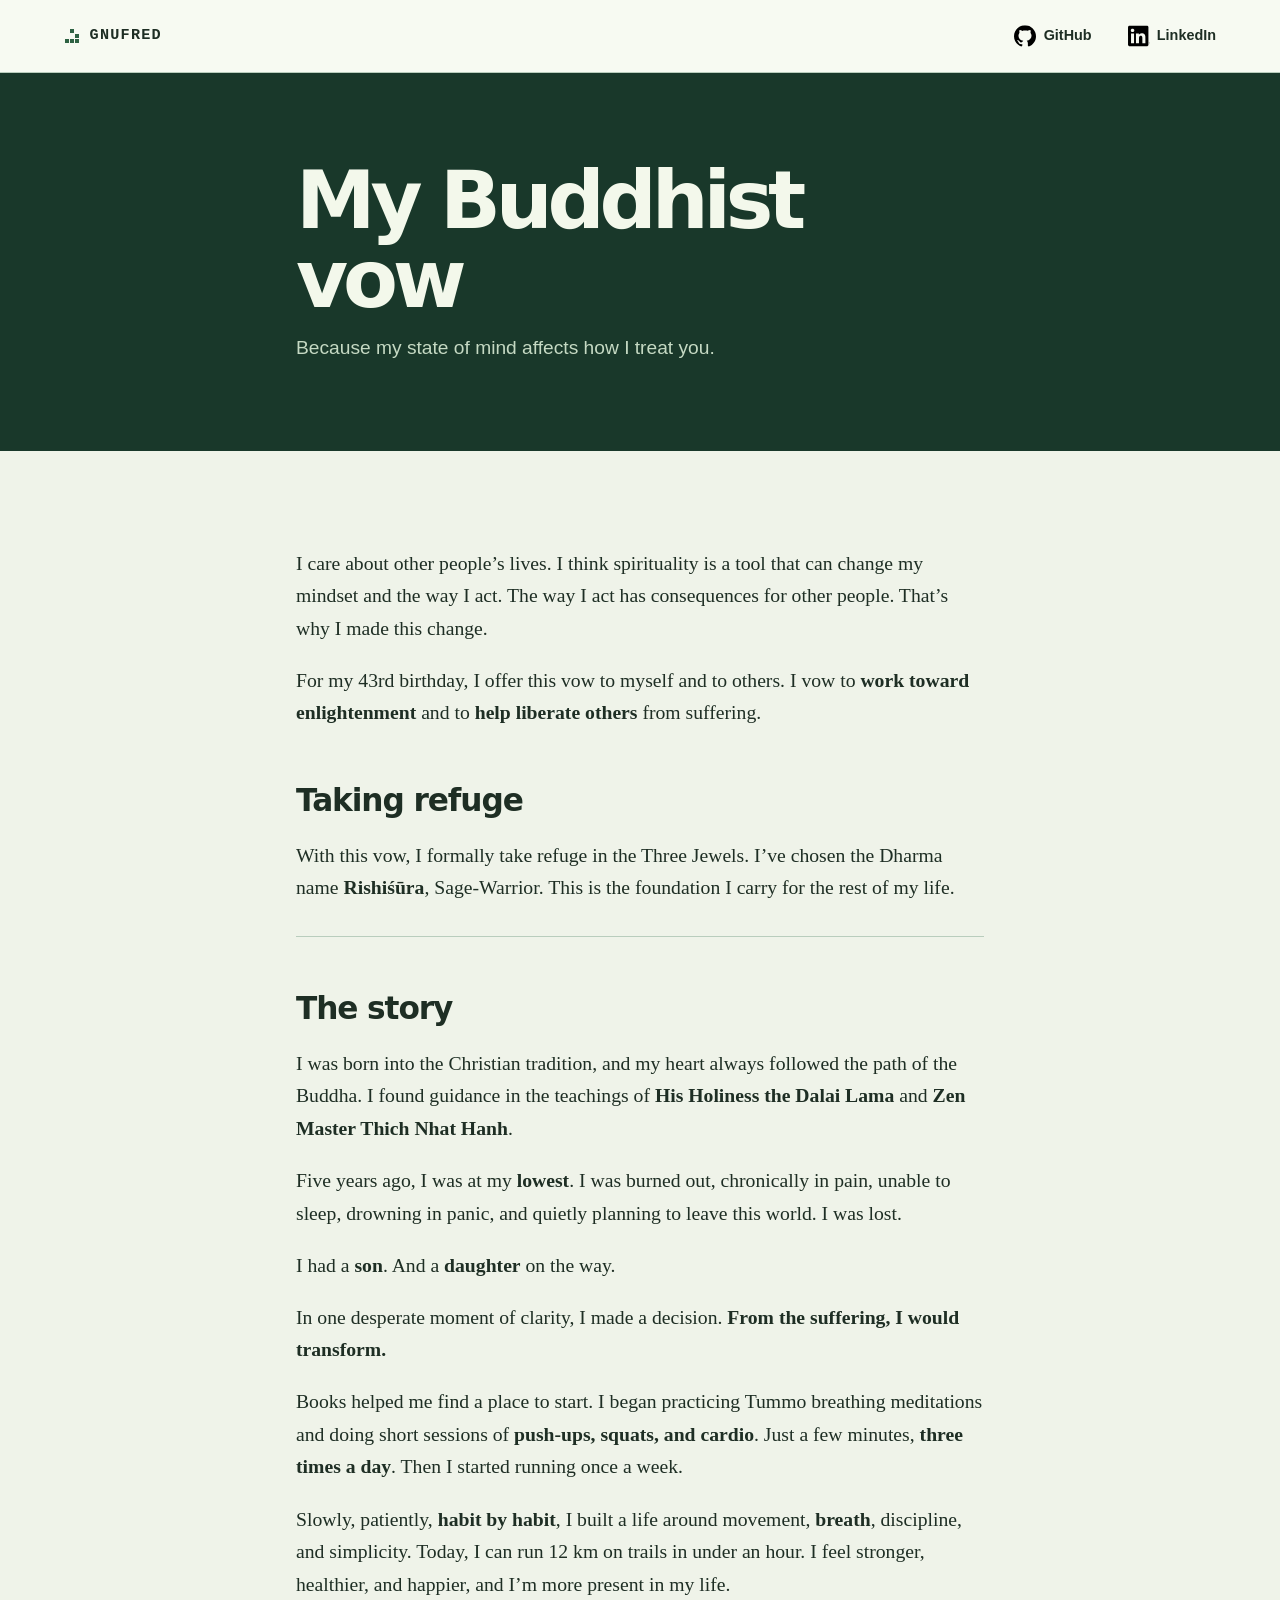
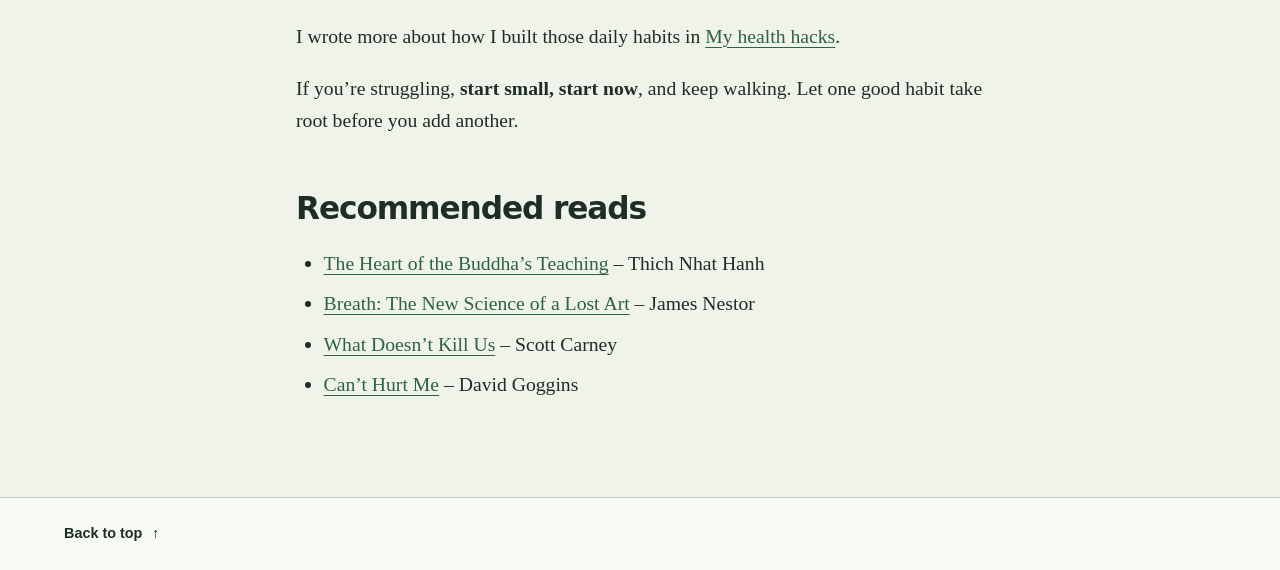
<file: docs/buddhist-vow.html>
<!doctype html>
<html lang="en">
<head>
  <meta charset="utf-8">
  <meta name="viewport" content="width=device-width, initial-scale=1">
  <meta name="description" content="Because my state of mind affects how I treat you.">
  <meta name="theme-color" content="#f7faf2" media="(prefers-color-scheme: light)">
  <meta name="theme-color" content="#1b2921" media="(prefers-color-scheme: dark)">
  <title>My Buddhist vow · GNUFRED</title>
  <link rel="icon" type="image/png" href="favicon.png">
  <link rel="stylesheet" href="styles.css">
</head>
<body id="top">
  <a class="skip" href="#article">Skip to article</a>

  <header class="site-header">
    <div class="wrap site-bar">
      <a class="wordmark" href="index.html" aria-label="GNUFRED portfolio">GNUFRED</a>
      <nav class="site-links" aria-label="Profile links">
        <a href="https://github.com/gnufred">
          <img src="logos/github.svg" alt="" width="22" height="22">
          GitHub
        </a>
        <a href="https://www.linkedin.com/in/gnufred/">
          <img src="logos/linkedin.svg" alt="" width="22" height="22">
          LinkedIn
        </a>
      </nav>
    </div>
  </header>

  <main id="article" tabindex="-1">
    <article aria-labelledby="article-title">
      <header class="article-header forest-band">
        <div class="wrap article-column">
          <h1 id="article-title">My Buddhist vow</h1>
          <p>Because my state of mind affects how I treat you.</p>
        </div>
      </header>

      <div class="wrap article-column prose">
        <p>
          I care about other people’s lives. I think spirituality is a tool that can change my mindset and
          the way I act. The way I act has consequences for other people. That’s why I made this change.
        </p>
        <p>
          For my 43rd birthday, I offer this vow to myself and to others. I vow to <strong>work toward
          enlightenment</strong> and to <strong>help liberate others</strong> from suffering.
        </p>

        <h2 id="taking-refuge">Taking refuge</h2>
        <p>
          With this vow, I formally take refuge in the Three Jewels. I’ve chosen the Dharma name
          <strong>Rishiśūra</strong>, Sage-Warrior. This is the foundation I carry for the rest of my life.
        </p>

        <hr>

        <h2 id="the-story">The story</h2>
        <p>
          I was born into the Christian tradition, and my heart always followed the path of the Buddha. I
          found guidance in the teachings of <strong>His Holiness the Dalai Lama</strong> and <strong>Zen
          Master Thich Nhat Hanh</strong>.
        </p>
        <p>
          Five years ago, I was at my <strong>lowest</strong>. I was burned out, chronically in pain, unable
          to sleep, drowning in panic, and quietly planning to leave this world. I was lost.
        </p>
        <p>I had a <strong>son</strong>. And a <strong>daughter</strong> on the way.</p>
        <p>
          In one desperate moment of clarity, I made a decision. <strong>From the suffering, I would
          transform.</strong>
        </p>
        <p>
          Books helped me find a place to start. I began practicing Tummo breathing meditations and doing
          short sessions of <strong>push-ups, squats, and cardio</strong>. Just a few minutes, <strong>three
          times a day</strong>. Then I started running once a week.
        </p>
        <p>
          Slowly, patiently, <strong>habit by habit</strong>, I built a life around movement,
          <strong>breath</strong>, discipline, and simplicity. Today, I can run 12 km on trails in under an
          hour. I feel stronger, healthier, and happier, and I’m more present in my life.
        </p>
        <p>I wrote more about how I built those daily habits in <a href="health-hacks.html">My health hacks</a>.</p>
        <p>
          If you’re struggling, <strong>start small, start now</strong>, and keep walking. Let one good
          habit take root before you add another.
        </p>

        <h2 id="recommended-reads">Recommended reads</h2>
        <ul>
          <li>
            <a href="https://plumvillage.org/books/the-heart-of-the-buddhas-teaching">The Heart of the
            Buddha’s Teaching</a> – Thich Nhat Hanh
          </li>
          <li><a href="https://www.mrjamesnestor.com/">Breath: The New Science of a Lost Art</a> – James Nestor</li>
          <li><a href="https://www.scottcarney.com/what-doesnt-kill-us">What Doesn’t Kill Us</a> – Scott Carney</li>
          <li>
            <a href="https://www.fnac.com/livre-numerique/a14618738/David-Goggins-Can-t-Hurt-Me">Can’t Hurt
            Me</a> – David Goggins
          </li>
        </ul>
      </div>
    </article>
  </main>

  <footer class="site-footer">
    <nav class="wrap site-bar" aria-label="Footer navigation">
      <a href="#top">Back to top&nbsp;<span aria-hidden="true">↑</span></a>
    </nav>
  </footer>
</body>
</html>
</file>
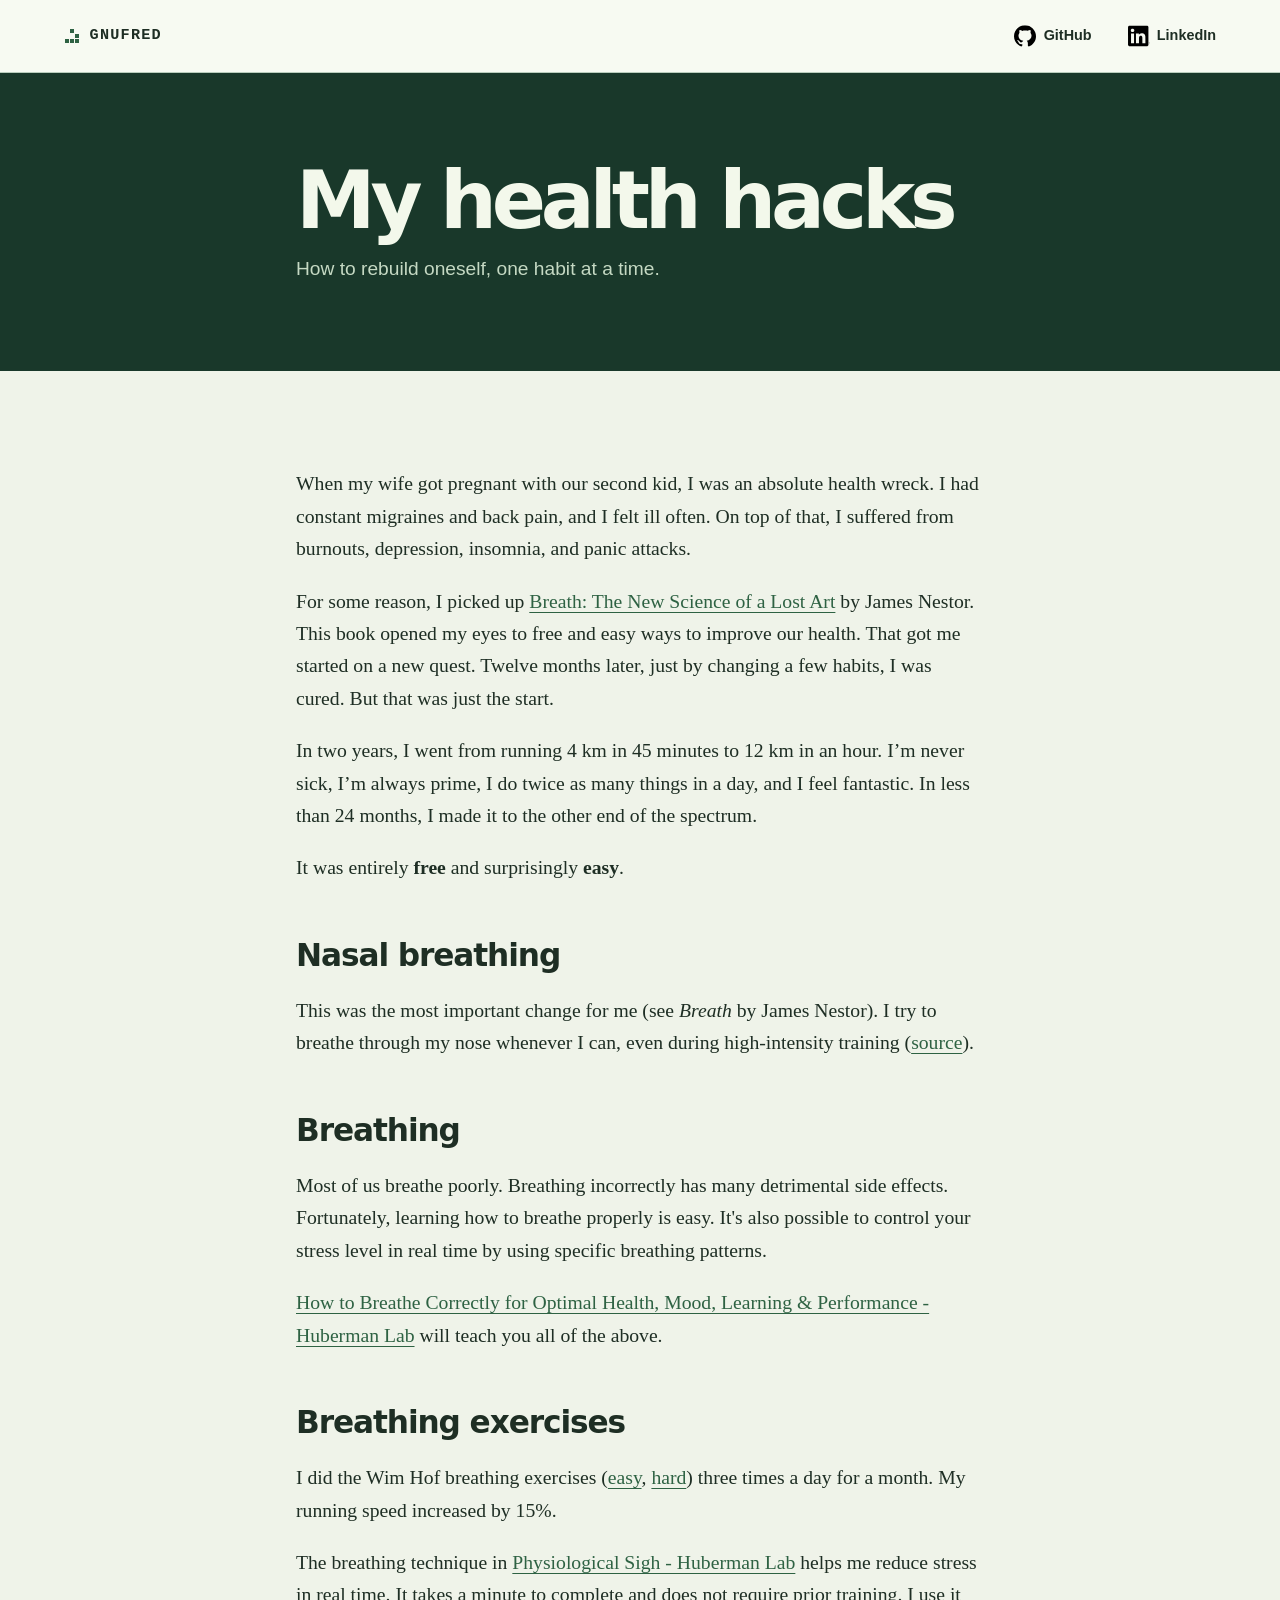
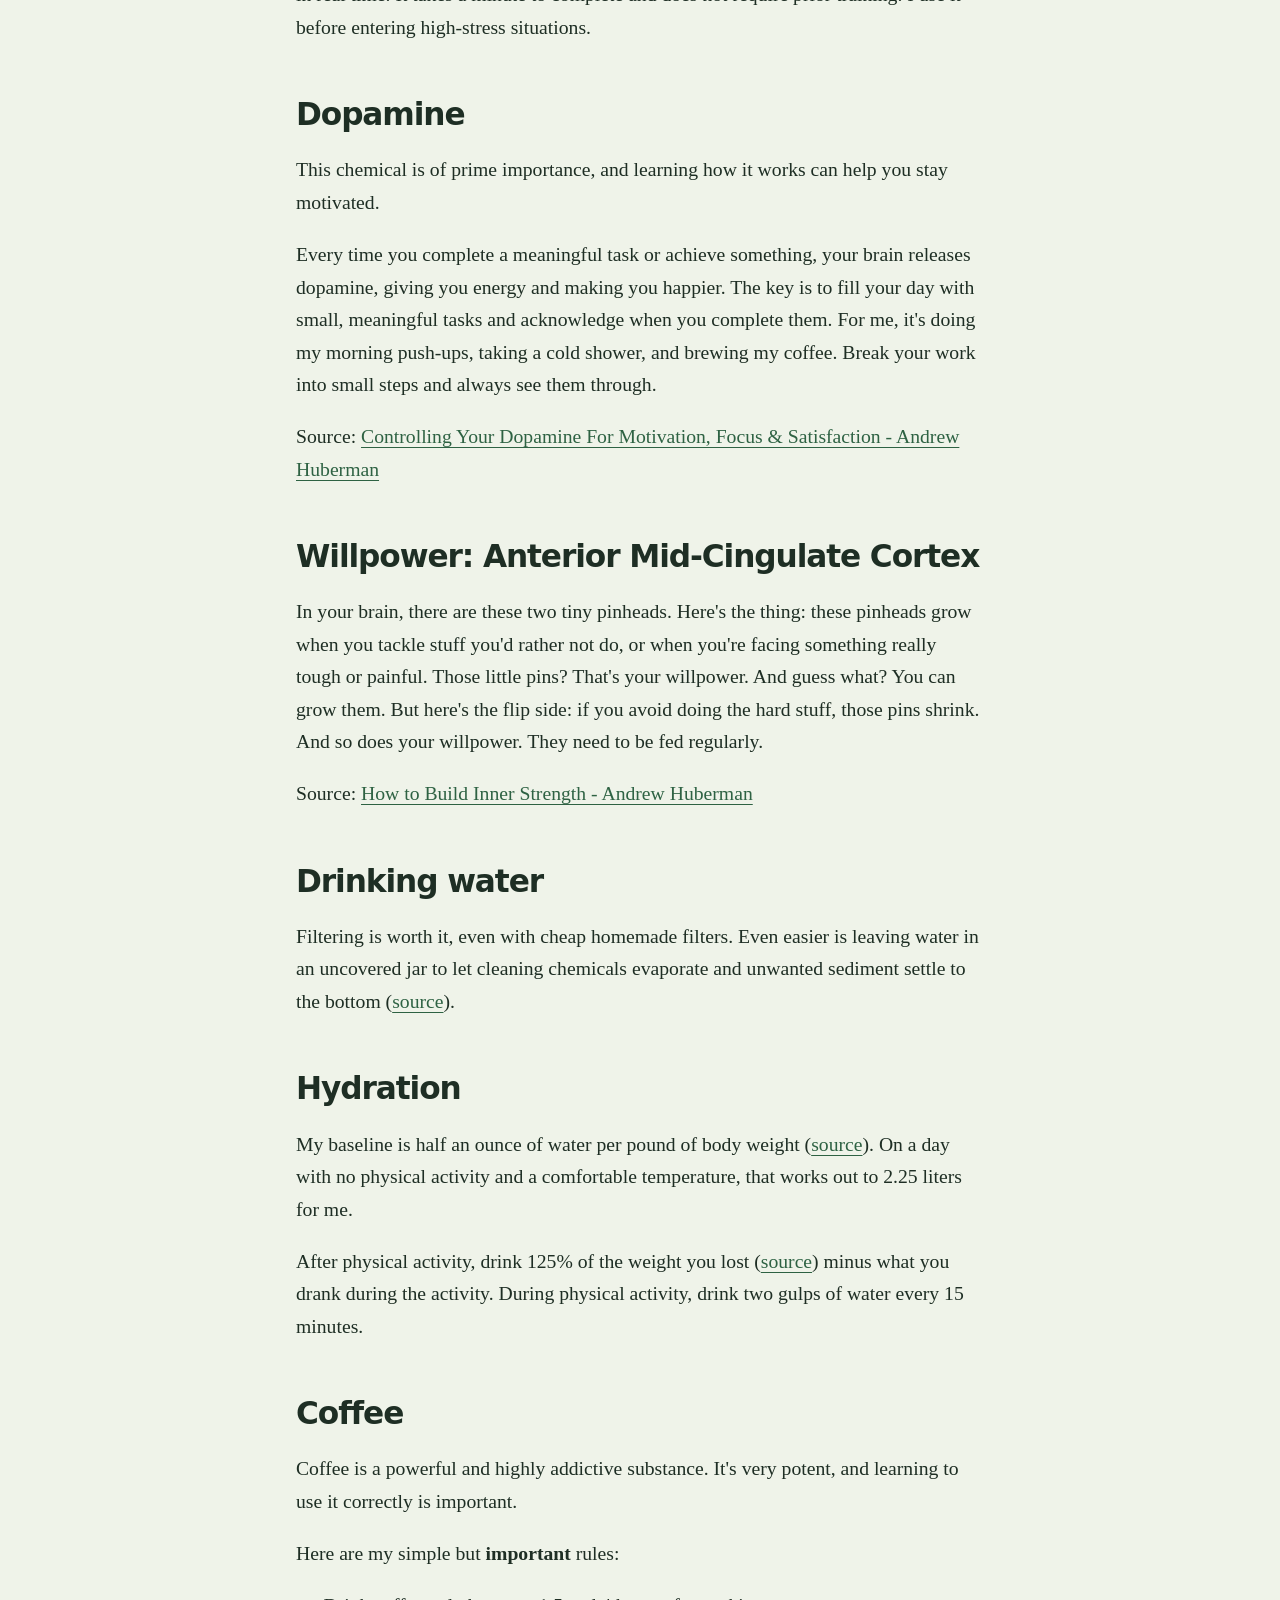
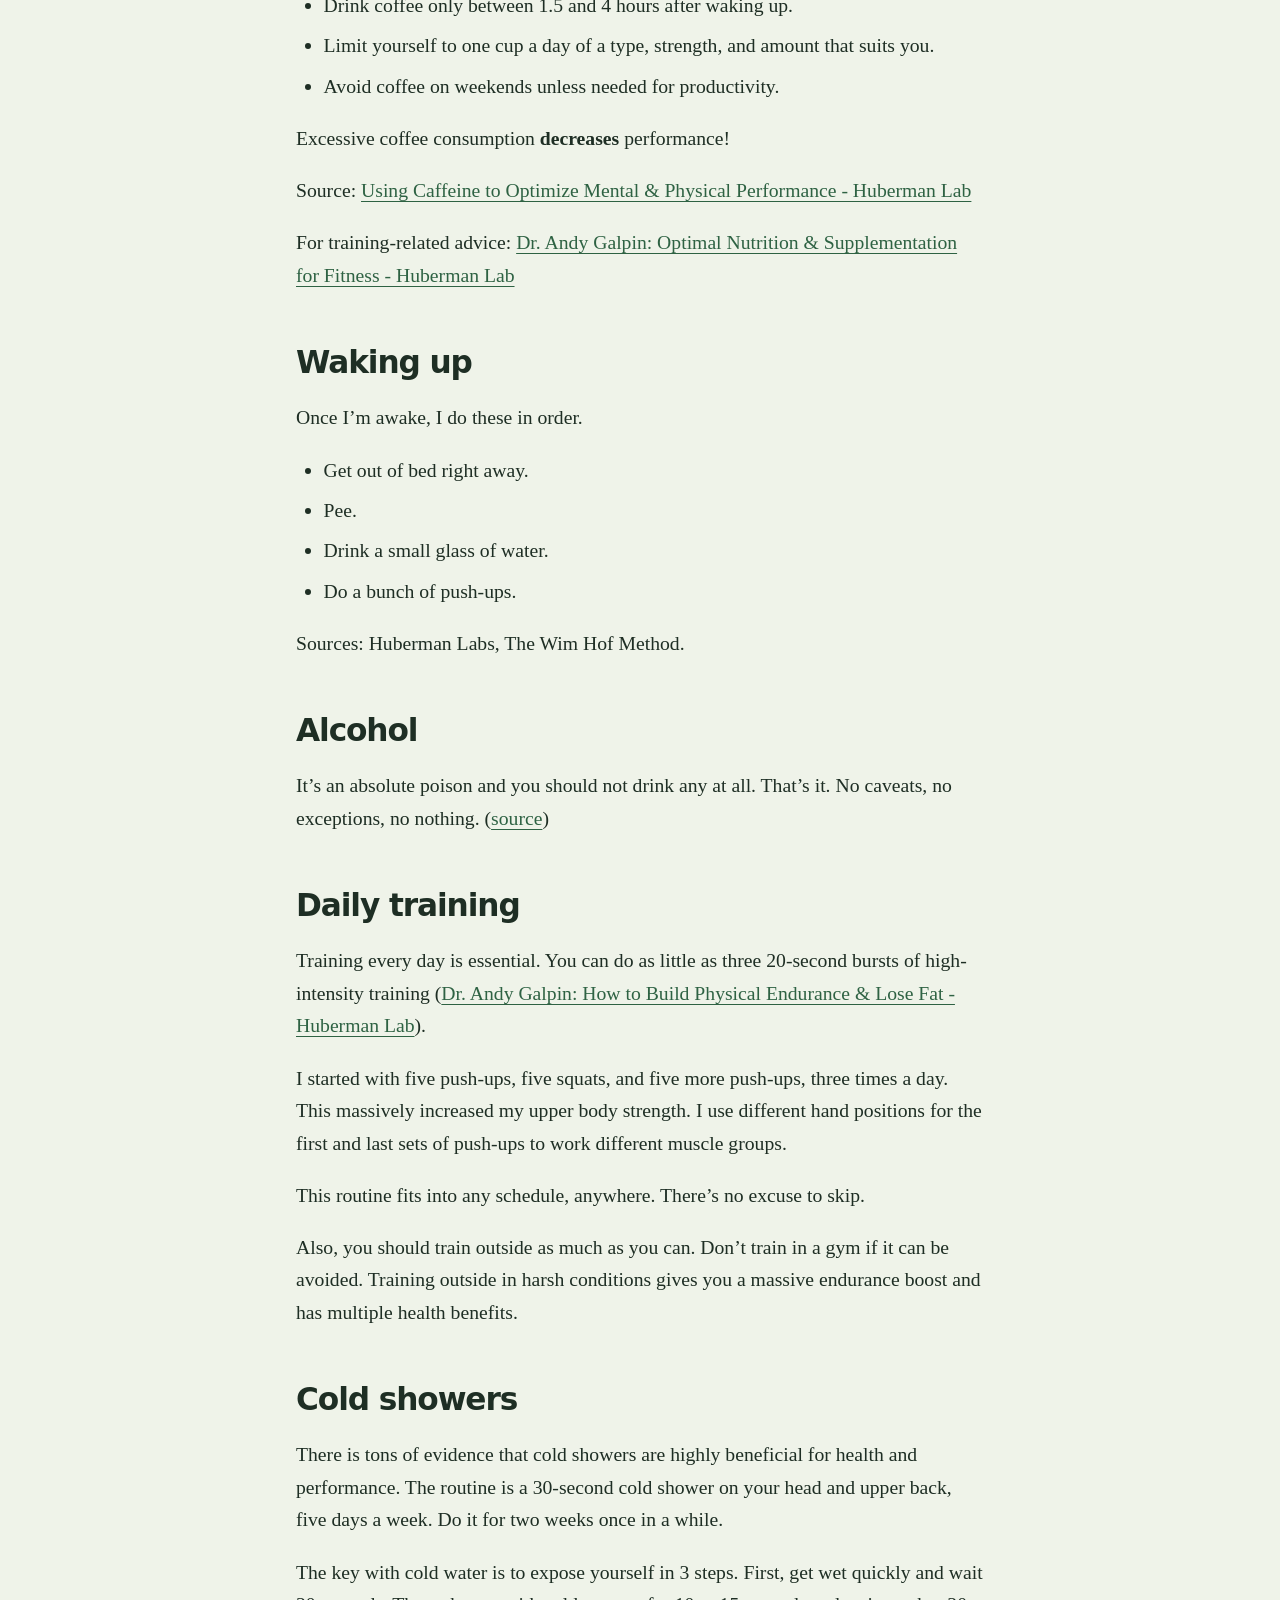
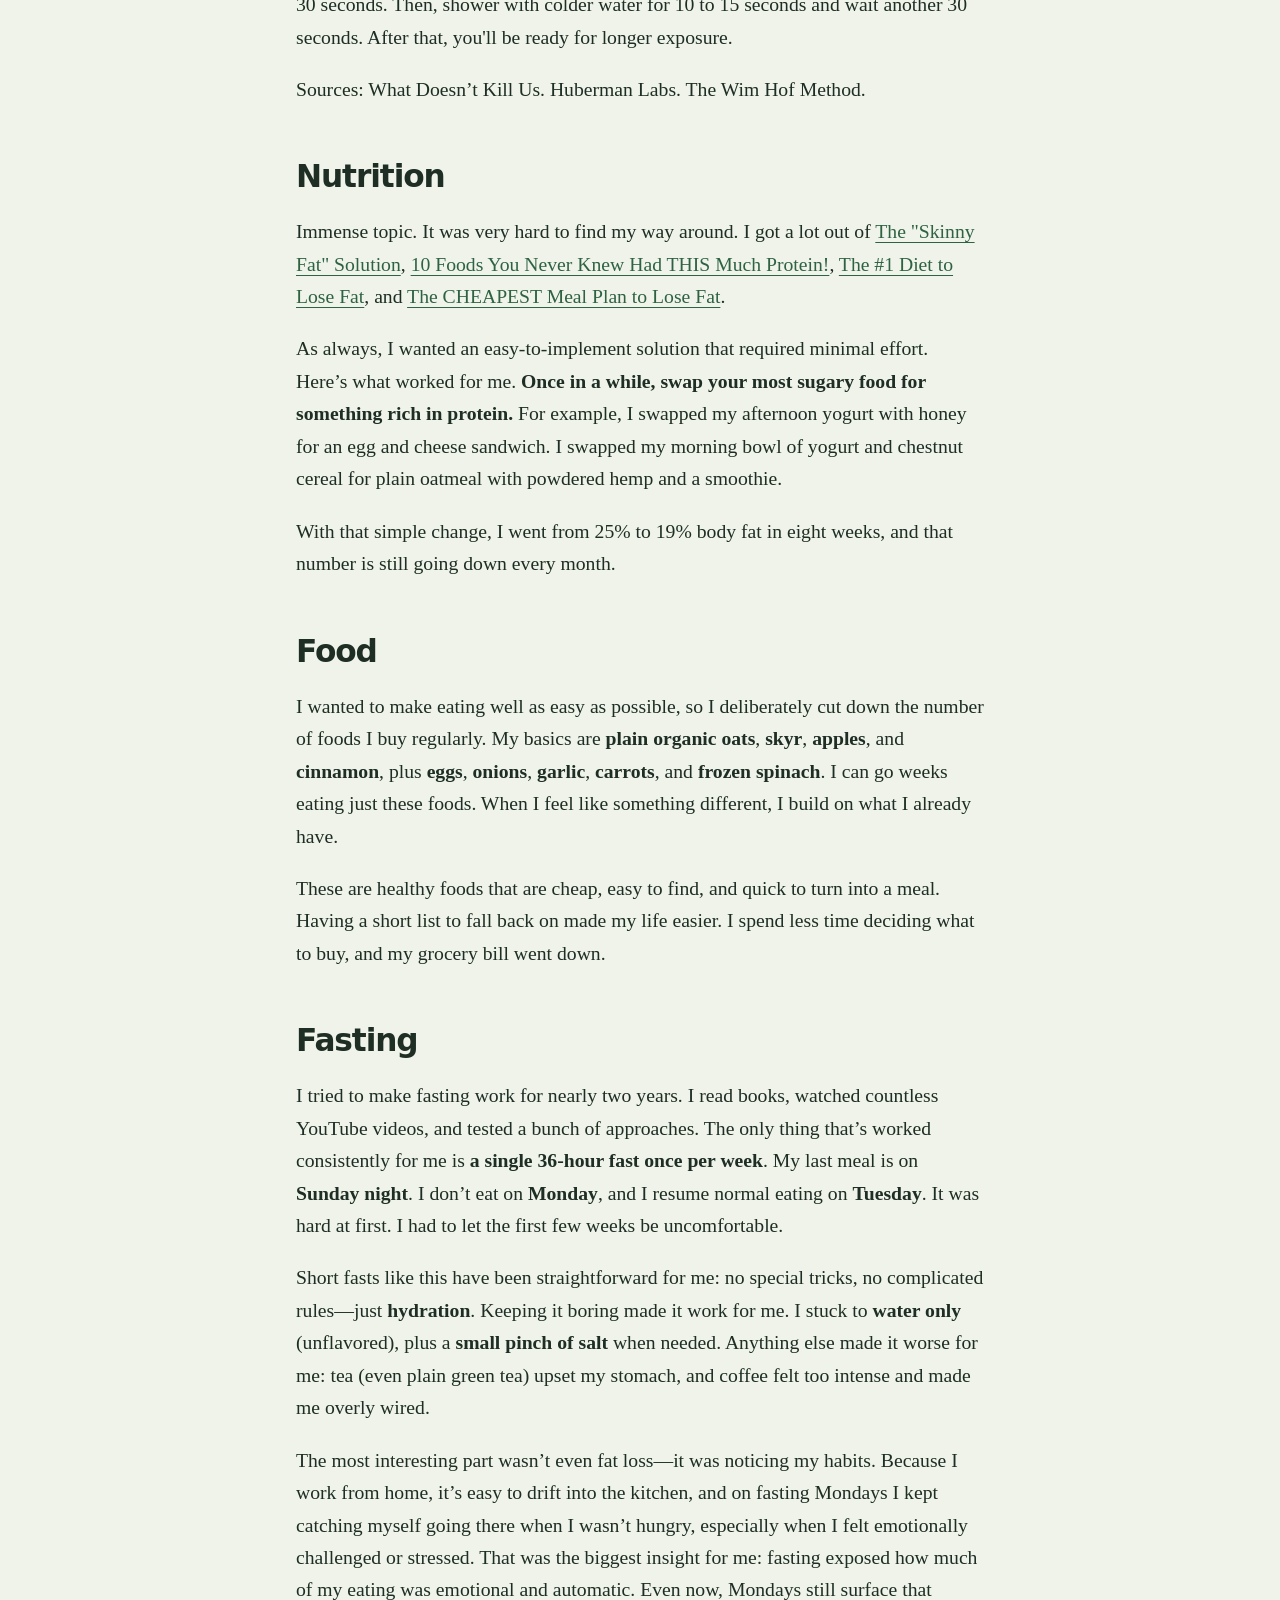
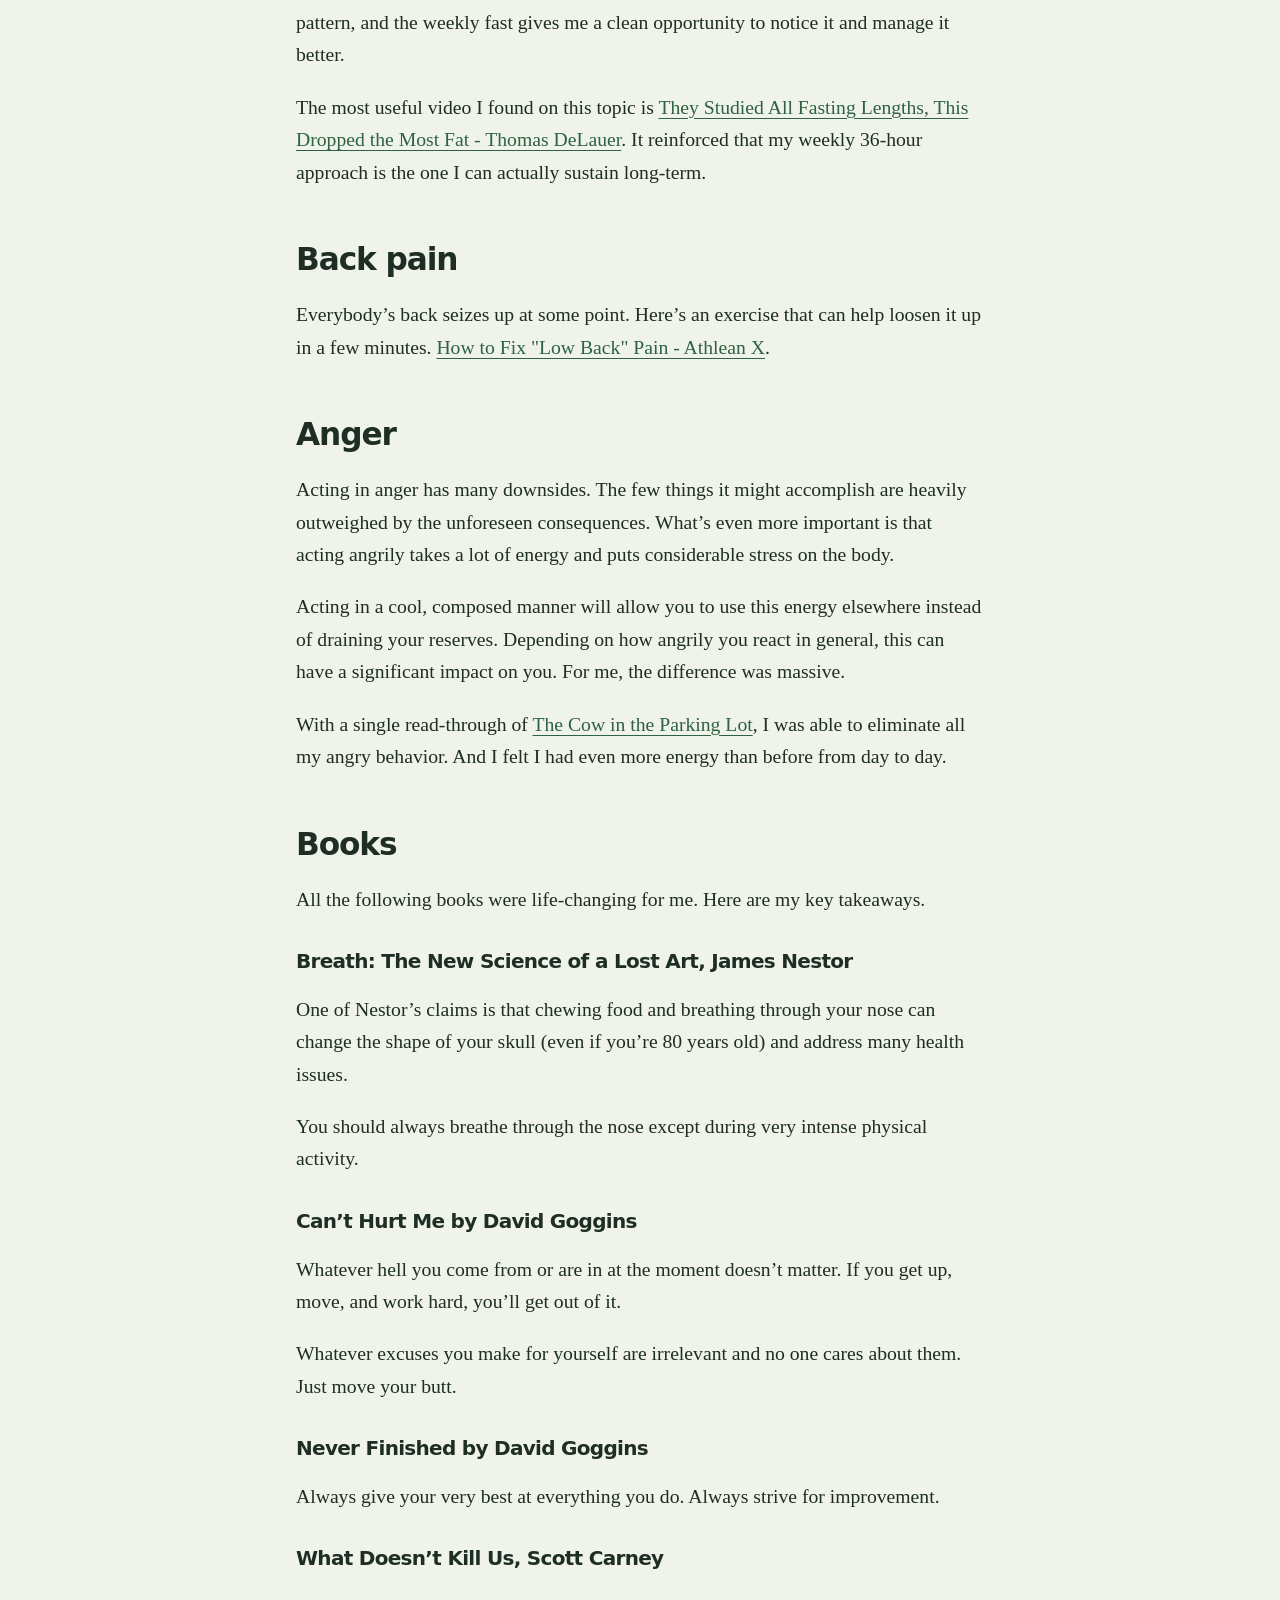
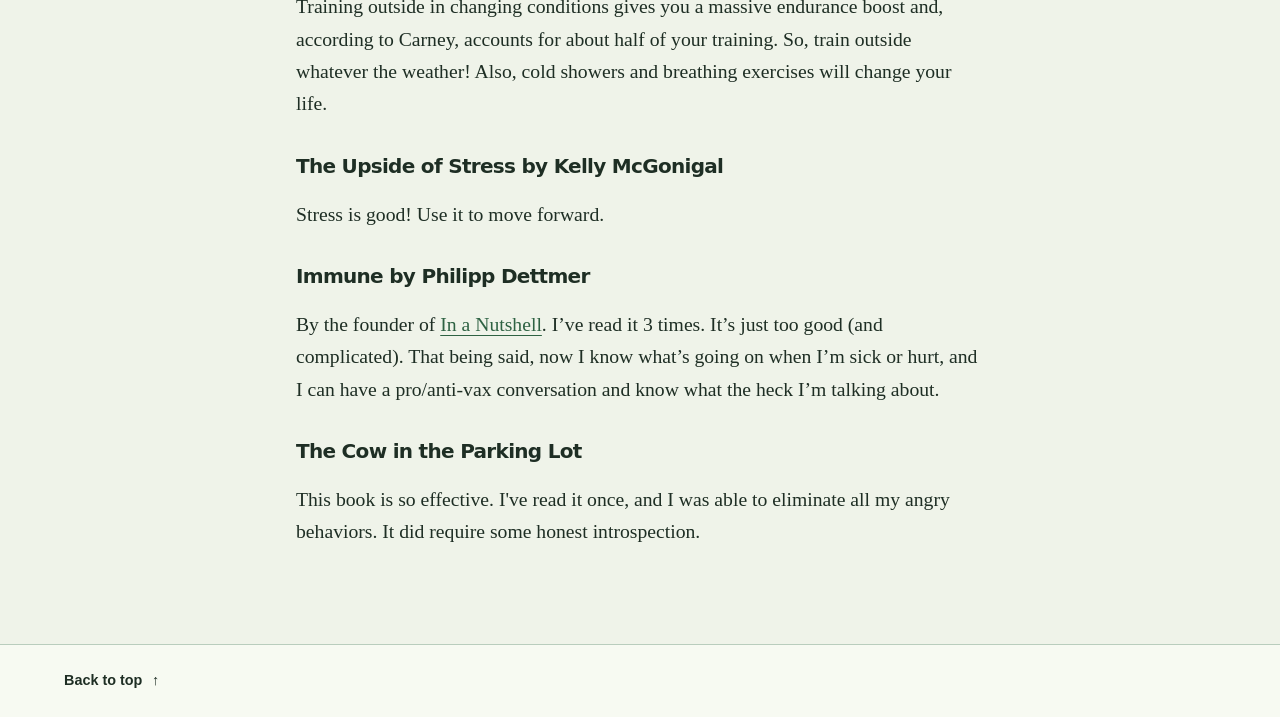
<file: docs/health-hacks.html>
<!doctype html>
<html lang="en">
<head>
  <meta charset="utf-8">
  <meta name="viewport" content="width=device-width, initial-scale=1">
  <meta name="description" content="The habits that helped me feel better and run farther.">
  <meta name="theme-color" content="#f7faf2" media="(prefers-color-scheme: light)">
  <meta name="theme-color" content="#1b2921" media="(prefers-color-scheme: dark)">
  <title>My health hacks · GNUFRED</title>
  <link rel="icon" type="image/png" href="favicon.png">
  <link rel="stylesheet" href="styles.css">
</head>
<body id="top">
  <a class="skip" href="#article">Skip to article</a>

  <header class="site-header">
    <div class="wrap site-bar">
      <a class="wordmark" href="index.html" aria-label="GNUFRED portfolio">GNUFRED</a>
      <nav class="site-links" aria-label="Profile links">
        <a href="https://github.com/gnufred">
          <img src="logos/github.svg" alt="" width="22" height="22">
          GitHub
        </a>
        <a href="https://www.linkedin.com/in/gnufred/">
          <img src="logos/linkedin.svg" alt="" width="22" height="22">
          LinkedIn
        </a>
      </nav>
    </div>
  </header>

  <main id="article" tabindex="-1">
    <article aria-labelledby="article-title">
      <header class="article-header forest-band">
        <div class="wrap article-column">
          <h1 id="article-title">My health hacks</h1>
          <p>How to rebuild oneself, one habit at a time.</p>
        </div>
      </header>

      <div class="wrap article-column prose">
        <p>
          When my wife got pregnant with our second kid, I was an absolute health wreck. I had constant
          migraines and back pain, and I felt ill often. On top of that, I suffered from burnouts,
          depression, insomnia, and panic attacks.
        </p>
        <p>
          For some reason, I picked up <a href="https://www.mrjamesnestor.com/breath-book">Breath: The New
          Science of a Lost Art</a> by James Nestor. This book opened my eyes to free and easy ways to
          improve our health. That got me started on a new quest. Twelve months later, just by changing a
          few habits, I was cured. But that was just the start.
        </p>
        <p>
          In two years, I went from running 4 km in 45 minutes to 12 km in an hour. I’m never sick, I’m
          always prime, I do twice as many things in a day, and I feel fantastic. In less than 24 months, I
          made it to the other end of the spectrum.
        </p>
        <p>It was entirely <strong>free</strong> and surprisingly <strong>easy</strong>.</p>

        <h2 id="nasal-breathing">Nasal breathing</h2>
        <p>
          This was the most important change for me (see <em>Breath</em> by James Nestor). I try to breathe
          through my nose whenever I can, even during high-intensity training
          (<a href="https://www.youtube.com/watch?v=oNkDA2F7CjM&amp;t=338s">source</a>).
        </p>

        <h2 id="breathing">Breathing</h2>
        <p>
          Most of us breathe poorly. Breathing incorrectly has many detrimental side effects. Fortunately,
          learning how to breathe properly is easy. It's also possible to control your stress level in real
          time by using specific breathing patterns.
        </p>
        <p>
          <a href="https://www.youtube.com/watch?v=x4m_PdFbu-s">How to Breathe Correctly for Optimal Health,
          Mood, Learning &amp; Performance - Huberman Lab</a> will teach you all of the above.
        </p>

        <h2 id="breathing-exercises">Breathing exercises</h2>
        <p>
          I did the Wim Hof breathing exercises
          (<a href="https://www.youtube.com/watch?v=0BNejY1e9ik">easy</a>,
          <a href="https://www.youtube.com/watch?v=tybOi4hjZFQ">hard</a>) three times a day for a month. My
          running speed increased by 15%.
        </p>
        <p>
          The breathing technique in <a href="https://www.youtube.com/watch?v=rBdhqBGqiMc">Physiological
          Sigh - Huberman Lab</a> helps me reduce stress in real time. It takes a minute to complete and
          does not require prior training. I use it before entering high-stress situations.
        </p>

        <h2 id="dopamine">Dopamine</h2>
        <p>This chemical is of prime importance, and learning how it works can help you stay motivated.</p>
        <p>
          Every time you complete a meaningful task or achieve something, your brain releases dopamine,
          giving you energy and making you happier. The key is to fill your day with small, meaningful tasks
          and acknowledge when you complete them. For me, it's doing my morning push-ups, taking a cold
          shower, and brewing my coffee. Break your work into small steps and always see them through.
        </p>
        <p>
          Source: <a href="https://www.youtube.com/watch?v=QmOF0crdyRU">Controlling Your Dopamine For
          Motivation, Focus &amp; Satisfaction - Andrew Huberman</a>
        </p>

        <h2 id="willpower-anterior-mid-cingulate-cortex">Willpower: Anterior Mid-Cingulate Cortex</h2>
        <p>
          In your brain, there are these two tiny pinheads. Here's the thing: these pinheads grow when you
          tackle stuff you'd rather not do, or when you're facing something really tough or painful. Those
          little pins? That's your willpower. And guess what? You can grow them. But here's the flip side:
          if you avoid doing the hard stuff, those pins shrink. And so does your willpower. They need to be
          fed regularly.
        </p>
        <p>
          Source: <a href="https://www.youtube.com/watch?v=nDLb8_wgX50&amp;t=2774s">How to Build Inner
          Strength - Andrew Huberman</a>
        </p>

        <h2 id="drinking-water">Drinking water</h2>
        <p>
          Filtering is worth it, even with cheap homemade filters. Even easier is leaving water in an
          uncovered jar to let cleaning chemicals evaporate and unwanted sediment settle to the bottom
          (<a href="https://www.youtube.com/watch?v=at37Y8rKDlA&amp;t=5838s">source</a>).
        </p>

        <h2 id="hydration">Hydration</h2>
        <p>
          My baseline is half an ounce of water per pound of body weight
          (<a href="https://www.youtube.com/watch?v=q37ARYnRDGc">source</a>). On a day with no physical
          activity and a comfortable temperature, that works out to 2.25 liters for me.
        </p>
        <p>
          After physical activity, drink 125% of the weight you lost
          (<a href="https://www.youtube.com/watch?v=q37ARYnRDGc&amp;t=2137s">source</a>) minus what you
          drank during the activity. During physical activity, drink two gulps of water every 15 minutes.
        </p>

        <h2 id="coffee">Coffee</h2>
        <p>
          Coffee is a powerful and highly addictive substance. It's very potent, and learning to use it
          correctly is important.
        </p>
        <p>Here are my simple but <strong>important</strong> rules:</p>
        <ul>
          <li>Drink coffee only between 1.5 and 4 hours after waking up.</li>
          <li>Limit yourself to one cup a day of a type, strength, and amount that suits you.</li>
          <li>Avoid coffee on weekends unless needed for productivity.</li>
        </ul>
        <p>Excessive coffee consumption <strong>decreases</strong> performance!</p>
        <p>
          Source: <a href="https://www.youtube.com/watch?v=iw97uvIge7c">Using Caffeine to Optimize Mental
          &amp; Physical Performance - Huberman Lab</a>
        </p>
        <p>
          For training-related advice: <a href="https://www.youtube.com/watch?v=q37ARYnRDGc&amp;t=5113s">Dr.
          Andy Galpin: Optimal Nutrition &amp; Supplementation for Fitness - Huberman Lab</a>
        </p>

        <h2 id="waking-up">Waking up</h2>
        <p>Once I’m awake, I do these in order.</p>
        <ul>
          <li>Get out of bed right away.</li>
          <li>Pee.</li>
          <li>Drink a small glass of water.</li>
          <li>Do a bunch of push-ups.</li>
        </ul>
        <p>Sources: Huberman Labs, The Wim Hof Method.</p>

        <h2 id="alcohol">Alcohol</h2>
        <p>
          It’s an absolute poison and you should not drink any at all. That’s it. No caveats, no exceptions,
          no nothing. (<a href="https://www.youtube.com/watch?v=DkS1pkKpILY">source</a>)
        </p>

        <h2 id="daily-training">Daily training</h2>
        <p>
          Training every day is essential. You can do as little as three 20-second bursts of high-intensity
          training (<a href="https://www.youtube.com/watch?v=oNkDA2F7CjM&amp;t=530s">Dr. Andy Galpin: How to
          Build Physical Endurance &amp; Lose Fat - Huberman Lab</a>).
        </p>
        <p>
          I started with five push-ups, five squats, and five more push-ups, three times a day. This
          massively increased my upper body strength. I use different hand positions for the first and last
          sets of push-ups to work different muscle groups.
        </p>
        <p>This routine fits into any schedule, anywhere. There’s no excuse to skip.</p>
        <p>
          Also, you should train outside as much as you can. Don’t train in a gym if it can be avoided.
          Training outside in harsh conditions gives you a massive endurance boost and has multiple health
          benefits.
        </p>

        <h2 id="cold-showers">Cold showers</h2>
        <p>
          There is tons of evidence that cold showers are highly beneficial for health and performance. The
          routine is a 30-second cold shower on your head and upper back, five days a week. Do it for two
          weeks once in a while.
        </p>
        <p>
          The key with cold water is to expose yourself in 3 steps. First, get wet quickly and wait 30
          seconds. Then, shower with colder water for 10 to 15 seconds and wait another 30 seconds. After
          that, you'll be ready for longer exposure.
        </p>
        <p>Sources: What Doesn’t Kill Us. Huberman Labs. The Wim Hof Method.</p>

        <h2 id="nutrition">Nutrition</h2>
        <p>
          Immense topic. It was very hard to find my way around. I got a lot out of
          <a href="https://www.youtube.com/watch?v=xSdWog85Esw">The &quot;Skinny Fat&quot; Solution</a>,
          <a href="https://www.youtube.com/watch?v=Nv-o3DHphYU">10 Foods You Never Knew Had THIS Much
          Protein!</a>, <a href="https://www.youtube.com/watch?v=_nR1juKxIRM">The #1 Diet to Lose Fat</a>,
          and <a href="https://www.youtube.com/watch?v=PXub4lr-9J8">The CHEAPEST Meal Plan to Lose Fat</a>.
        </p>
        <p>
          As always, I wanted an easy-to-implement solution that required minimal effort. Here’s what worked
          for me. <strong>Once in a while, swap your most sugary food for something rich in
          protein.</strong> For example, I swapped my afternoon yogurt with honey for an egg and cheese
          sandwich. I swapped my morning bowl of yogurt and chestnut cereal for plain oatmeal with powdered
          hemp and a smoothie.
        </p>
        <p>
          With that simple change, I went from 25% to 19% body fat in eight weeks, and that number is still
          going down every month.
        </p>

        <h2 id="food">Food</h2>
        <p>
          I wanted to make eating well as easy as possible, so I deliberately cut down the number of foods
          I buy regularly. My basics are <strong>plain organic oats</strong>, <strong>skyr</strong>,
          <strong>apples</strong>, and <strong>cinnamon</strong>, plus <strong>eggs</strong>,
          <strong>onions</strong>, <strong>garlic</strong>, <strong>carrots</strong>, and
          <strong>frozen spinach</strong>. I can go weeks eating just these foods. When I feel like something
          different, I build on what I already have.
        </p>
        <p>
          These are healthy foods that are cheap, easy to find, and quick to turn into a meal. Having a short
          list to fall back on made my life easier. I spend less time deciding what to buy, and my grocery
          bill went down.
        </p>

        <h2 id="fasting">Fasting</h2>
        <p>
          I tried to make fasting work for nearly two years. I read books, watched countless YouTube videos,
          and tested a bunch of approaches. The only thing that’s worked consistently for me is <strong>a
          single 36-hour fast once per week</strong>. My last meal is on <strong>Sunday night</strong>. I
          don’t eat on <strong>Monday</strong>, and I resume normal eating on <strong>Tuesday</strong>. It
          was hard at first. I had to let the first few weeks be uncomfortable.
        </p>
        <p>
          Short fasts like this have been straightforward for me: no special tricks, no complicated
          rules—just <strong>hydration</strong>. Keeping it boring made it work for me. I stuck to
          <strong>water only</strong> (unflavored), plus a <strong>small pinch of salt</strong> when needed.
          Anything else made it worse for me: tea (even plain green tea) upset my stomach, and coffee felt
          too intense and made me overly wired.
        </p>
        <p>
          The most interesting part wasn’t even fat loss—it was noticing my habits. Because I work from
          home, it’s easy to drift into the kitchen, and on fasting Mondays I kept catching myself going
          there when I wasn’t hungry, especially when I felt emotionally challenged or stressed. That was
          the biggest insight for me: fasting exposed how much of my eating was emotional and automatic.
          Even now, Mondays still surface that pattern, and the weekly fast gives me a clean opportunity to
          notice it and manage it better.
        </p>
        <p>
          The most useful video I found on this topic is
          <a href="https://www.youtube.com/watch?v=A1tyhN1NCdA">They Studied All Fasting Lengths, This
          Dropped the Most Fat - Thomas DeLauer</a>. It reinforced that my weekly 36-hour approach is the
          one I can actually sustain long-term.
        </p>

        <h2 id="back-pain">Back pain</h2>
        <p>
          Everybody’s back seizes up at some point. Here’s an exercise that can help loosen it up in a few
          minutes. <a href="https://www.youtube.com/watch?v=DWmGArQBtFI">How to Fix &quot;Low Back&quot;
          Pain - Athlean X</a>.
        </p>

        <h2 id="anger">Anger</h2>
        <p>
          Acting in anger has many downsides. The few things it might accomplish are heavily outweighed by
          the unforeseen consequences. What’s even more important is that acting angrily takes a lot of
          energy and puts considerable stress on the body.
        </p>
        <p>
          Acting in a cool, composed manner will allow you to use this energy elsewhere instead of draining
          your reserves. Depending on how angrily you react in general, this can have a significant impact
          on you. For me, the difference was massive.
        </p>
        <p>
          With a single read-through of <a href="https://www.thecowintheparkinglot.com/">The Cow in the
          Parking Lot</a>, I was able to eliminate all my angry behavior. And I felt I had even more energy
          than before from day to day.
        </p>

        <h2 id="books">Books</h2>
        <p>All the following books were life-changing for me. Here are my key takeaways.</p>

        <h3 id="breath-the-new-science-of-a-lost-art-james-nestor">Breath: The New Science of a Lost Art, James Nestor</h3>
        <p>
          One of Nestor’s claims is that chewing food and breathing through your nose can change the shape
          of your skull (even if you’re 80 years old) and address many health issues.
        </p>
        <p>You should always breathe through the nose except during very intense physical activity.</p>

        <h3 id="cant-hurt-me-by-david-goggins">Can’t Hurt Me by David Goggins</h3>
        <p>
          Whatever hell you come from or are in at the moment doesn’t matter. If you get up, move, and work
          hard, you’ll get out of it.
        </p>
        <p>
          Whatever excuses you make for yourself are irrelevant and no one cares about them. Just move your
          butt.
        </p>

        <h3 id="never-finished-by-david-goggins">Never Finished by David Goggins</h3>
        <p>Always give your very best at everything you do. Always strive for improvement.</p>

        <h3 id="what-doesnt-kill-us-scott-carney">What Doesn’t Kill Us, Scott Carney</h3>
        <p>
          Training outside in changing conditions gives you a massive endurance boost and, according to
          Carney, accounts for about half of your training. So, train outside whatever the weather! Also,
          cold showers and breathing exercises will change your life.
        </p>

        <h3 id="the-upside-of-stress-by-kelly-mcgonigal">The Upside of Stress by Kelly McGonigal</h3>
        <p>Stress is good! Use it to move forward.</p>

        <h3 id="immune-by-philipp-dettmer">Immune by Philipp Dettmer</h3>
        <p>
          By the founder of <a href="https://www.youtube.com/@kurzgesagt">In a Nutshell</a>. I’ve read it 3
          times. It’s just too good (and complicated). That being said, now I know what’s going on when I’m
          sick or hurt, and I can have a pro/anti-vax conversation and know what the heck I’m talking about.
        </p>

        <h3 id="the-cow-in-the-parking-lot">The Cow in the Parking Lot</h3>
        <p>
          This book is so effective. I've read it once, and I was able to eliminate all my angry behaviors.
          It did require some honest introspection.
        </p>
      </div>
    </article>
  </main>

  <footer class="site-footer">
    <nav class="wrap site-bar" aria-label="Footer navigation">
      <a href="#top">Back to top&nbsp;<span aria-hidden="true">↑</span></a>
    </nav>
  </footer>
</body>
</html>
</file>
<file: docs/styles.css>
:root {
  color-scheme: light;
  --paper: #eff3e9;
  --surface: #f7faf2;
  --ink: #1e2e24;
  --muted: #41584a;
  --line: #b9cdbd;
  --sage: #d7e6d6;
  --moss: #2e6243;
  --pine: #19382a;
  --on-pine: #f3f8eb;
  --on-pine-muted: #c5d9c3;
  --on-pine-accent: #b9dc99;
  --on-pine-line: color-mix(in srgb, var(--on-pine-muted) 44%, var(--pine));
  --link-visited: #644e67;
  --sans: "Helvetica Neue", Arial, sans-serif;
  --display: system-ui, sans-serif;
  --mono: "SFMono-Regular", Consolas, "Liberation Mono", monospace;
  --gutter: clamp(1.25rem, 5vw, 4rem);
}

@media screen and (prefers-color-scheme: dark) {
  :root {
    color-scheme: dark;
    --paper: #141e19;
    --surface: #1b2921;
    --ink: #ecf4eb;
    --muted: #b8cebe;
    --line: #3b5645;
    --sage: #2c4638;
    --moss: #9bd0aa;
    --pine: #213d31;
    --link-visited: #bfa6c8;
  }

  .site-links img, .credential-list img { filter: invert(1); }
}

*, *::before, *::after { box-sizing: border-box; }

body {
  margin: 0;
  background: var(--paper);
  color: var(--ink);
  font-family: var(--sans);
  line-height: 1.5;
}

h1, h2, h3 {
  font-family: var(--display);
  font-weight: 760;
}

a { color: inherit; }

a:focus-visible {
  outline: 2px solid var(--moss);
  outline-offset: 5px;
}

.wrap {
  width: min(100% - 2 * var(--gutter), 73rem);
  margin-inline: auto;
}

.forest-band {
  background: var(--pine);
  color: var(--on-pine);
}

.forest-band a:focus-visible { outline-color: var(--on-pine-accent); }

.skip {
  position: absolute;
  z-index: 1;
  top: -5rem;
  left: 1rem;
  padding: .65rem 1rem;
  background: var(--pine);
  color: var(--on-pine);
}

.skip:focus { top: 1rem; }

/* Site header and footer */

.site-header, .site-footer { background: var(--surface); }
.site-header { border-bottom: 1px solid var(--line); }
.site-footer { border-top: 1px solid var(--line); }

.site-bar {
  display: flex;
  flex-wrap: wrap;
  align-items: center;
  justify-content: space-between;
  gap: .25rem .75rem;
  min-height: 4.5rem;
  padding-block: .4rem;
}

.site-links {
  display: flex;
  flex-wrap: wrap;
  align-items: center;
  gap: clamp(.65rem, 3vw, 2.25rem);
}

.site-links a, .site-footer a {
  display: inline-flex;
  align-items: center;
  min-height: 2.75rem;
  font-size: .9rem;
  font-weight: 700;
  text-decoration: none;
}

.site-links a { gap: .45rem; }
.site-links img { flex: none; }

.site-links a:hover, .site-footer a:hover { text-decoration: underline; }

.wordmark {
  display: inline-flex;
  align-items: center;
  gap: .6rem;
  min-height: 2.75rem;
  font: 700 .95rem/1 var(--mono);
  letter-spacing: .08em;
  text-decoration: none;
}

.wordmark::before {
  content: "";
  flex: none;
  width: 16px;
  height: 16px;
  background: currentColor;
  mask: url("glider.svg") center no-repeat;
}

.wordmark::before { color: var(--moss); }
.site-footer .site-bar { justify-content: flex-start; }
.site-footer a { gap: .35rem; }

.home-page .site-footer .site-bar {
  justify-content: space-between;
  gap: 0 1.4rem;
}

.footer-essays {
  display: flex;
  flex-wrap: wrap;
  column-gap: clamp(1rem, 3vw, 2rem);
  margin: 0;
  padding: 0;
  list-style: none;
}

/* Homepage */

:where(.home-page) :is(h1, h2, h3, p, figure, dl, dd) { margin: 0; }

.section-title {
  font-size: clamp(2.1rem, 4.5vw, 3.55rem);
  line-height: .99;
  letter-spacing: -.065em;
}

.section-grid {
  display: grid;
  grid-template-columns: minmax(0, 1fr) minmax(0, 2.2fr);
  align-items: start;
  gap: 1.6rem clamp(2rem, 5vw, 4rem);
}

.hero {
  display: grid;
  grid-template-columns: minmax(0, 1.22fr) minmax(0, 1fr);
  align-items: center;
  gap: clamp(2rem, 7vw, 6rem);
  padding-block: clamp(3.25rem, 7vw, 6rem);
}

.overline {
  font: 700 clamp(1rem, 1.9vw, 1.3rem)/1.45 var(--mono);
  letter-spacing: .095em;
  text-transform: uppercase;
  display: flex;
  align-items: baseline;
  gap: .65rem;
  color: var(--on-pine-accent);
}

.overline::before {
  content: "";
  flex: 0 0 1.55rem;
  height: 2px;
  background: currentColor;
  transform: translateY(-.25em);
  transform: translateY(calc(1px - .5cap));
}

.hero h1 {
  margin-block: .2em .23em;
  font-size: clamp(5rem, 10.6vw, 10rem);
  line-height: .92;
  letter-spacing: -.068em;
}

.hero h1 b {
  color: var(--on-pine-accent);
  font-weight: inherit;
}

.hero-description {
  max-width: 32ch;
  margin-block: 1.9rem 1.6rem;
  color: var(--on-pine-muted);
  font-size: clamp(1.125rem, 2vw, 1.4rem);
}

.portrait {
  width: min(100%, 22rem);
  justify-self: end;
  position: relative;
  isolation: isolate;
  padding: 0 1rem 1rem 0;
}

.portrait::before {
  content: "";
  position: absolute;
  inset: 1rem 0 0 1rem;
  z-index: -1;
  border: 1px solid var(--on-pine-line);
  border-radius: 19px;
  background: repeating-linear-gradient(135deg, transparent 0 7px, var(--on-pine-line) 7px 8px);
}

.portrait img {
  display: block;
  width: 100%;
  height: auto;
  aspect-ratio: 1.06;
  object-fit: cover;
  object-position: center 42%;
  border-radius: 19px;
  filter: saturate(.68) contrast(.97);
}

.projects, .credentials {
  padding-block: 2.1rem clamp(3.5rem, 7vw, 5.25rem);
  border-top: 1px solid var(--line);
}

/* Open-source projects */

.project {
  display: grid;
  grid-template-columns: repeat(2, minmax(0, 1fr));
  align-items: start;
  gap: 1rem clamp(1.5rem, 3vw, 3rem);
}

.project + .project {
  margin-top: 1.75rem;
  padding-top: 1.75rem;
  border-top: 1px solid var(--line);
}

.project h3 {
  font-size: clamp(1.45rem, 3vw, 2.05rem);
  line-height: 1.15;
  letter-spacing: -.035em;
}

.project-tagline {
  margin-block: .45rem .65rem;
  font-weight: 700;
  line-height: 1.35;
}

.project-summary { color: var(--muted); }

.project-link {
  display: inline-block;
  margin-top: .25rem;
  padding-block: .65rem;
  color: var(--moss);
  font-weight: 700;
  text-underline-offset: .16em;
}

.project-example {
  padding: 1rem;
  border: 1px solid var(--line);
  border-radius: 12px;
  font: .875rem/1.45 var(--mono);
}

/* KubeRange topology */

.topology {
  container-type: inline-size;
  background: var(--sage);
}

.topology-service {
  display: flex;
  align-items: center;
  gap: .65rem;
  padding: .55rem;
  border: 1px solid var(--line);
  background: var(--surface);
}

.topology-connection {
  height: 1.5rem;
  margin-inline-start: 1.75rem;
  border-inline-start: 1px solid var(--moss);
}

.topology-cluster {
  padding: .55rem;
  border: 1px dashed var(--moss);
}

.topology-role { font-weight: 700; }
.topology-detail { color: var(--muted); }

.vm-list {
  display: grid;
  grid-template-columns: repeat(3, minmax(0, 1fr));
  gap: .25rem;
  margin: .3rem 0 0;
  padding: 0;
  list-style: none;
}

.vm-list + .topology-role { margin-top: .55rem; }
.worker-nodes { grid-template-columns: repeat(6, minmax(0, 1fr)); }

.vm {
  display: block;
  padding: .15rem .3rem;
  border: 1px solid var(--line);
  background: var(--surface);
  color: var(--moss);
  font: inherit;
  font-weight: 700;
  text-align: center;
}

.topology-service, .topology-cluster, .vm { border-radius: 4px; }

@container (max-width: 15rem) {
  .worker-nodes { grid-template-columns: repeat(3, minmax(0, 1fr)); }
}

/* Logslate terminal report */

.log-report {
  background: var(--pine);
  border-color: var(--pine);
  color: var(--on-pine);
}

.log-report pre {
  margin: 0;
  white-space: pre-wrap;
  overflow-wrap: anywhere;
}

.log-report pre, .log-report code { font: inherit; }
.terminal-prompt, .report-section { color: var(--on-pine-accent); }

/* Certifications */

.credential-list {
  margin: 1.6rem 0 0;
  padding: 0;
  list-style: none;
}

.credential-list > li {
  display: grid;
  grid-template-columns: 2.5rem minmax(0, 1fr);
  align-items: center;
  gap: clamp(.75rem, 2vw, 1.25rem);
  padding-block: .9rem;
}

.credential-list > li + li { border-top: 1px solid var(--line); }

.credential-list img { justify-self: center; }

.credential-list h3 {
  font-size: clamp(1.05rem, 2vw, 1.35rem);
  line-height: 1.25;
  letter-spacing: -.025em;
}

.credential-list a {
  text-decoration-line: underline;
  text-decoration-color: var(--moss);
  text-underline-offset: .16em;
}

.credential-list a:is(:hover, :focus-visible),
.project-link:is(:hover, :focus-visible) {
  color: var(--moss);
  text-decoration-color: currentColor;
  text-decoration-thickness: .13em;
}

.credential-list p {
  margin-top: .2rem;
  color: var(--muted);
  font-size: .9rem;
}

.about {
  padding-block: clamp(3.35rem, 7vw, 5.5rem);
  background: var(--sage);
}

.facts {
  display: grid;
  grid-template-columns: repeat(3, minmax(0, 1fr));
  gap: 1.3rem 1rem;
}

.facts > div {
  display: flex;
  flex-direction: column-reverse;
  justify-content: flex-end;
  gap: .25rem;
  padding-top: .75rem;
  border-top: 1px solid var(--line);
}

.facts dt {
  color: var(--muted);
  font-size: .9rem;
}

.facts dd {
  color: var(--moss);
  font-size: clamp(1.7rem, 3.3vw, 2.6rem);
  font-weight: 700;
  line-height: 1.1;
  letter-spacing: -.055em;
  font-variant-numeric: tabular-nums;
}

/* Books */

.books-band {
  --book-rule: color-mix(in srgb, var(--on-pine-muted) 25%, var(--pine));
  padding-block: clamp(3.35rem, 6.5vw, 5.5rem);
}

.books-layout {
  grid-template-columns: minmax(0, 1fr) minmax(0, 3.45fr);
}

.books-list {
  display: grid;
  grid-auto-rows: 1fr;
  gap: 1.1rem;
}

.book-entry {
  display: grid;
  grid-template-columns: clamp(10.75rem, 18vw, 15.75rem) minmax(0, 1fr);
  overflow: hidden;
  border: 1px solid var(--book-rule);
  border-radius: 15px;
  background: color-mix(in srgb, var(--on-pine) 5%, var(--pine));
}

.book-art {
  --book-art-color: #314c3d;
  display: grid;
  place-items: center;
  padding: 2rem 1.25rem;
  border-inline-end: 1px solid var(--book-rule);
  background: repeating-linear-gradient(135deg, #ffffff0c 0 1px, transparent 1px 10px), var(--book-art-color);
}

.book-art--blue { --book-art-color: #273f58; }

.book-cover {
  display: block;
  width: clamp(7rem, 12vw, 10rem);
  max-width: 100%;
  height: auto;
}

.book-copy {
  display: flex;
  flex-direction: column;
  min-width: 0;
  padding: clamp(1.2rem, 3.15vw, 2.75rem);
}

.book-meta {
  display: flex;
  flex-wrap: wrap;
  align-items: baseline;
  gap: .4rem .65rem;
  margin-bottom: .7rem;
  color: var(--on-pine-muted);
  font: 600 .74rem/1.45 var(--mono);
  letter-spacing: .045em;
  text-transform: uppercase;
}

.book-category { color: var(--on-pine-accent); }
.book-meta time { white-space: nowrap; }

.book-copy h3 {
  font-size: clamp(2.15rem, 4vw, 3.45rem);
  line-height: .99;
  letter-spacing: -.06em;
  text-wrap: balance;
}

.book-subtitle {
  margin-top: .45rem;
  color: var(--on-pine);
  font-size: clamp(.96rem, 1.65vw, 1.125rem);
  font-weight: 650;
  line-height: 1.32;
}

.book-summary {
  max-width: 46ch;
  margin-block: .7rem 1.1rem;
  color: var(--on-pine-muted);
  font-size: .95rem;
  line-height: 1.5;
}

.book-download {
  display: inline-flex;
  min-height: 2.75rem;
  align-items: center;
  align-self: flex-start;
  margin-top: auto;
  padding-inline: .9rem;
  border-radius: 5px;
  background: var(--on-pine-accent);
  color: #192e23;
  font-size: .88rem;
  font-weight: 750;
  text-decoration: none;
  text-underline-offset: .22em;
}

.book-download:hover {
  background: var(--on-pine);
  text-decoration: underline;
}

/* Articles */

.article-column {
  max-width: 43rem;
  overflow-wrap: anywhere;
}

.article-header {
  padding-block: clamp(2.75rem, 7vw, 5.5rem);
}

.article-header h1 {
  margin: 0;
  font-size: clamp(2.65rem, 7vw, 5rem);
  line-height: .99;
  letter-spacing: -.065em;
}

.article-header p {
  margin: .9rem 0 0;
  color: var(--on-pine-muted);
  font-size: clamp(1rem, 2.25vw, 1.2rem);
}

.prose {
  padding-block: clamp(2.75rem, 8vw, 6rem);
  font: clamp(1.1rem, 2.4vw, 1.23rem)/1.65 Georgia, "Times New Roman", serif;
}

.prose :is(h2, h3) {
  margin: 1.7em 0 .45em;
  line-height: 1.2;
  letter-spacing: -.035em;
}

.prose h2 { font-size: clamp(1.45rem, 3.5vw, 1.95rem); }
.prose h3 { font-size: 1.25rem; }
.prose > :first-child { margin-top: 0; }
.prose > :last-child { margin-bottom: 0; }
.prose :is(ul, ol) { padding-inline-start: 1.4em; }
.prose li + li { margin-top: .4em; }

.prose a {
  color: var(--moss);
  text-decoration-line: underline;
  text-underline-offset: .18em;
}

.prose a:visited { color: var(--link-visited); }
.prose a:is(:hover, :focus-visible) { text-decoration-thickness: .13em; }

.prose hr {
  margin-block: 2rem;
  border: 0;
  border-top: 1px solid var(--line);
}

@media (max-width: 60rem) {
  .projects { grid-template-columns: 1fr; }
}

@media (max-width: 53rem) {
  .hero { gap: 2rem; }
  .hero h1 { font-size: clamp(4.6rem, 11.8vw, 7rem); }
  .section-grid { grid-template-columns: 1fr; }
}

@media (max-width: 38rem) {
  .hero { grid-template-columns: 1fr; }
  .project { grid-template-columns: 1fr; }
  .hero h1 { font-size: clamp(4.3rem, 15vw, 6rem); }
  .portrait {
    width: min(100%, 20rem);
    justify-self: start;
  }
  .facts { grid-template-columns: repeat(2, minmax(0, 1fr)); }
}

@media (max-width: 37rem) {
  .book-entry {
    grid-template-columns: minmax(0, 1fr);
    grid-template-rows: auto 1fr;
  }
  .book-art {
    padding-block: 1.5rem;
    border-inline-end: 0;
    border-bottom: 1px solid var(--book-rule);
  }
  .book-cover { width: 7.25rem; }
  .book-copy { padding: 1.2rem; }
}

@media (max-width: 28rem) {
  .site-bar, .site-links { column-gap: .65rem; }
}

@media (forced-colors: active) {
  /* Keep the masked glider visible in the user's palette. */
  .wordmark::before {
    forced-color-adjust: none;
    background-color: LinkText;
  }

  .book-entry { border-color: CanvasText; }
  .book-download {
    border: 1px solid LinkText;
    color: LinkText;
  }
}

@media print {
  :root {
    --paper: white;
    --surface: white;
    --ink: black;
    --muted: #333;
    --line: #ccc;
    --sage: white;
    --moss: black;
    --pine: white;
    --on-pine: black;
    --on-pine-muted: #333;
    --on-pine-accent: black;
    --on-pine-line: #ccc;
  }

  .site-header, .site-footer, .skip, .book-download { display: none; }
  .hero, .projects, .about, .books-band, .article-header, .prose { padding-block: 1rem; }
  .book-entry { break-inside: avoid; }
  .hero h1 { font-size: 4.5rem; }
  .portrait::before { display: none; }
  .log-report { border-color: var(--line); }
  .prose a, .prose a:visited { color: inherit; }
}
</file>
